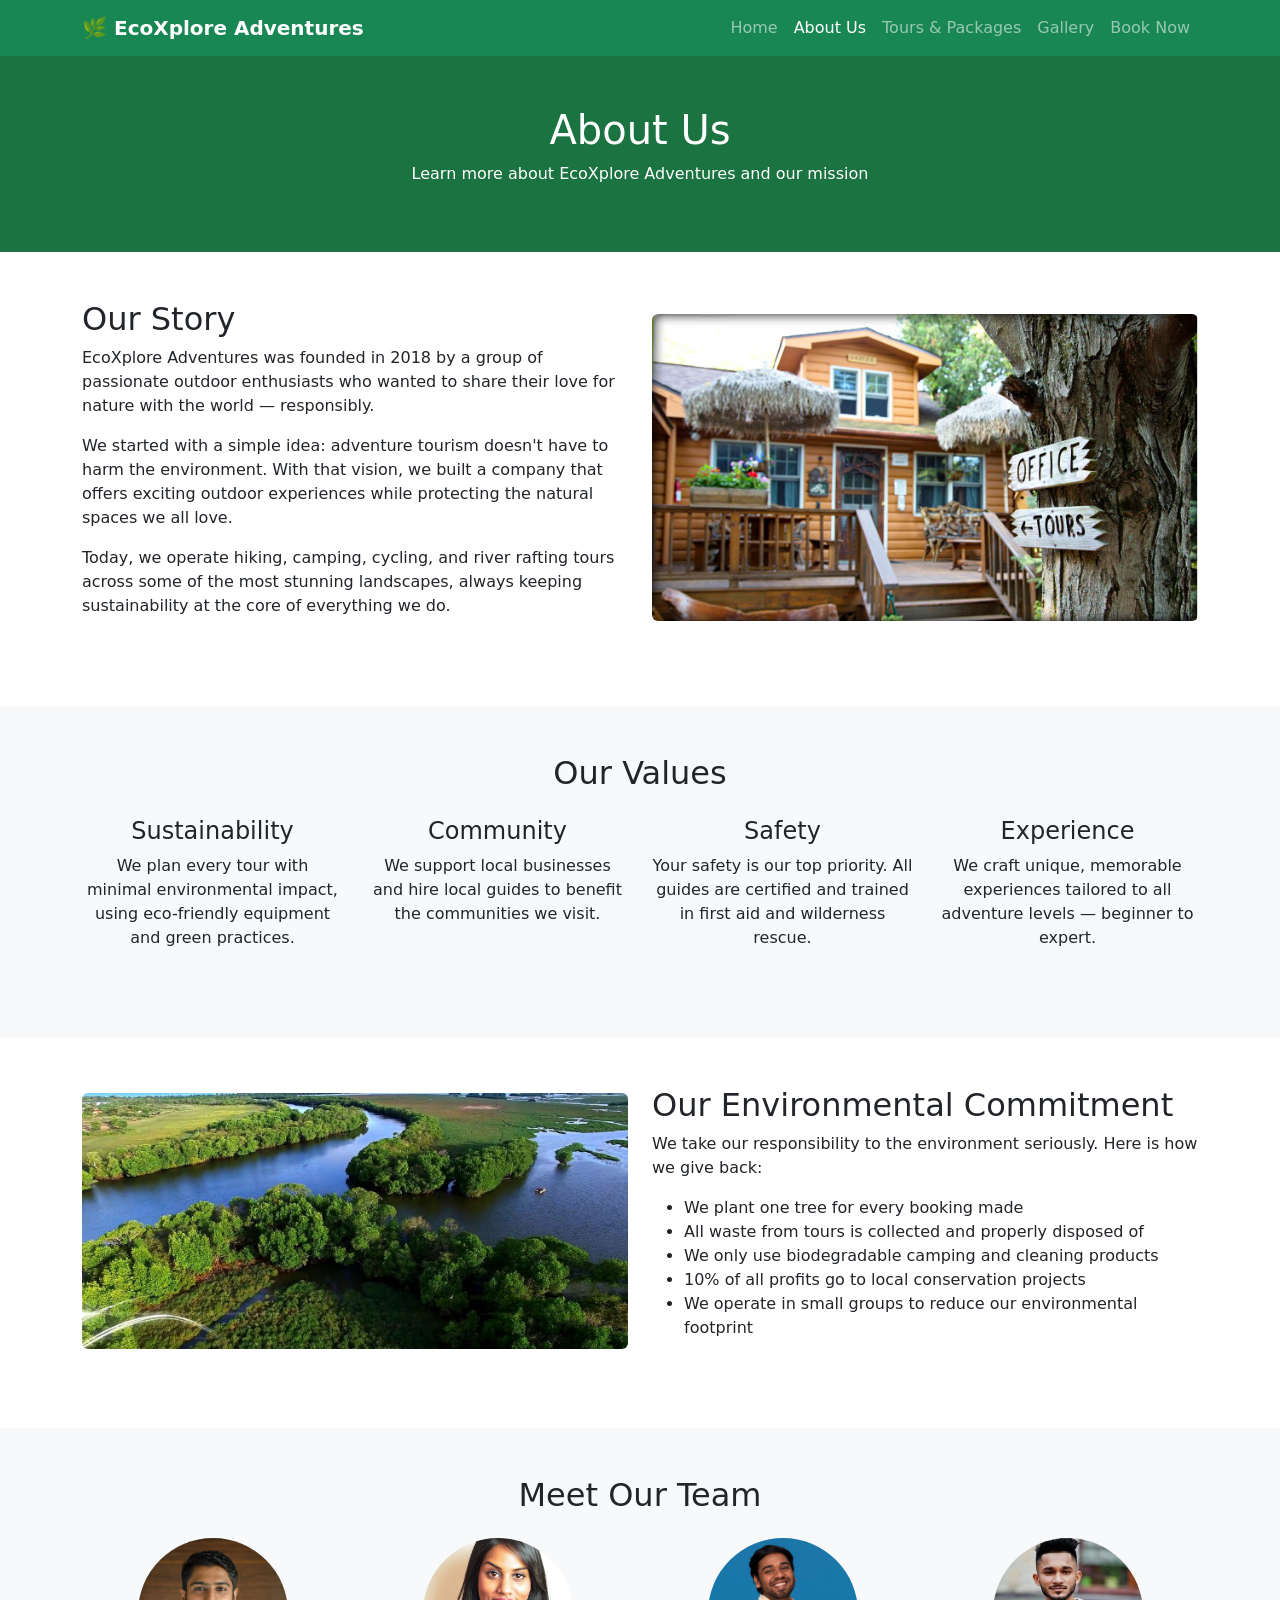
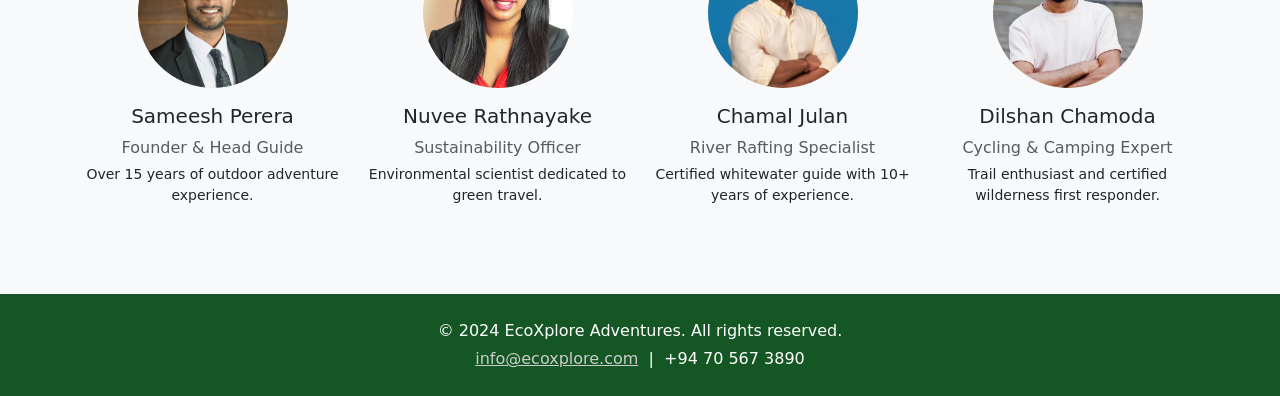
<file: about.html>
<!DOCTYPE html>
<html lang="en">
<head>
    <meta charset="UTF-8">
    <meta name="viewport" content="width=device-width, initial-scale=1.0">
    <title>About Us - EcoXplore Adventures</title>
    <link href="https://cdn.jsdelivr.net/npm/bootstrap@5.3.0/dist/css/bootstrap.min.css" rel="stylesheet">
    <link href="aboutss.css" rel="stylesheet">
</head>
<body>

    <!-- Navigation Bar -->
    <nav class="navbar navbar-expand-lg navbar-dark bg-success">
        <div class="container">
            <a class="navbar-brand fw-bold" href="index.html">🌿 EcoXplore Adventures</a>
            <button class="navbar-toggler" type="button" data-bs-toggle="collapse" data-bs-target="#mainNav" aria-controls="mainNav" aria-expanded="false" aria-label="Toggle navigation">
                <span class="navbar-toggler-icon"></span>
            </button>
            <div class="collapse navbar-collapse" id="mainNav">
                <ul class="navbar-nav ms-auto">
                    <li class="nav-item"><a class="nav-link" href="index.html">Home</a></li>
                    <li class="nav-item"><a class="nav-link active" href="about.html">About Us</a></li>
                    <li class="nav-item"><a class="nav-link" href="tours.html">Tours &amp; Packages</a></li>
                    <li class="nav-item"><a class="nav-link" href="gallery.html">Gallery</a></li>
                    <li class="nav-item"><a class="nav-link" href="booking.html">Book Now</a></li>
                </ul>
            </div>
        </div>
    </nav>

    <!-- Page Header -->
    <div class="page-header">
        <h1>About Us</h1>
        <p>Learn more about EcoXplore Adventures and our mission</p>
    </div>

    <!-- Our Story Section -->
    <div class="container py-5">
        <div class="row align-items-center">

          
            <div class="col-12 col-md-6 mb-4 order-2 order-md-1">
                <h2>Our Story</h2>
                <p>EcoXplore Adventures was founded in 2018 by a group of passionate outdoor enthusiasts who wanted to share their love for nature with the world — responsibly.</p>
                <p>We started with a simple idea: adventure tourism doesn't have to harm the environment. With that vision, we built a company that offers exciting outdoor experiences while protecting the natural spaces we all love.</p>
                <p>Today, we operate hiking, camping, cycling, and river rafting tours across some of the most stunning landscapes, always keeping sustainability at the core of everything we do.</p>
            </div>
            <div class="col-12 col-md-6 mb-4 order-1 order-md-2">
                <img src="aboutUs/video-poster_index.jpg" class="img-fluid rounded w-100" alt="Team in nature">
            </div>

        </div>
    </div>

    <!-- Our Values Section -->
    <div class="bg-light py-5">
        <div class="container">
            <h2 class="text-center mb-4">Our Values</h2>
            <div class="row text-center">

               
                <div class="col-12 col-sm-6 col-md-3 mb-4">
                    <h4> Sustainability</h4>
                    <p>We plan every tour with minimal environmental impact, using eco-friendly equipment and green practices.</p>
                </div>
                <div class="col-12 col-sm-6 col-md-3 mb-4">
                    <h4> Community</h4>
                    <p>We support local businesses and hire local guides to benefit the communities we visit.</p>
                </div>
                <div class="col-12 col-sm-6 col-md-3 mb-4">
                    <h4> Safety</h4>
                    <p>Your safety is our top priority. All guides are certified and trained in first aid and wilderness rescue.</p>
                </div>
                <div class="col-12 col-sm-6 col-md-3 mb-4">
                    <h4> Experience</h4>
                    <p>We craft unique, memorable experiences tailored to all adventure levels — beginner to expert.</p>
                </div>

            </div>
        </div>
    </div>

    <!-- Environmental Commitment Section -->
    <div class="container py-5">
        <div class="row align-items-center">
            <div class="col-12 col-md-6 mb-4">
                <img src="aboutUs/ourValues.jpg" class="img-fluid rounded w-100" alt="Nature conservation">
            </div>
            <div class="col-12 col-md-6 mb-4">
                <h2>Our Environmental Commitment</h2>
                <p>We take our responsibility to the environment seriously. Here is how we give back:</p>
                <ul>
                    <li>We plant one tree for every booking made</li>
                    <li>All waste from tours is collected and properly disposed of</li>
                    <li>We only use biodegradable camping and cleaning products</li>
                    <li>10% of all profits go to local conservation projects</li>
                    <li>We operate in small groups to reduce our environmental footprint</li>
                </ul>
            </div>
        </div>
    </div>

    <!-- Meet the Team Section -->
    <div class="bg-light py-5">
        <div class="container">
            <h2 class="text-center mb-4">Meet Our Team</h2>
            <div class="row text-center">

                
                <div class="col-6 col-md-3 mb-4">
                    <img src="aboutUs/sameera.jpg" class="team-img mb-3" alt="Sameesh Perera">
                    <h5>Sameesh Perera</h5>
                    <p class="text-muted mb-1">Founder &amp; Head Guide</p>
                    <p class="small">Over 15 years of outdoor adventure experience.</p>
                </div>

                <div class="col-6 col-md-3 mb-4">
                    <img src="aboutUs/nuvee.jpg" class="team-img mb-3" alt="Nuvee Rathnayake">
                    <h5>Nuvee Rathnayake</h5>
                    <p class="text-muted mb-1">Sustainability Officer</p>
                    <p class="small">Environmental scientist dedicated to green travel.</p>
                </div>

                <div class="col-6 col-md-3 mb-4">
                    <img src="aboutUs/chamal.png" class="team-img mb-3" alt="Chamal Julan">
                    <h5>Chamal Julan</h5>
                    <p class="text-muted mb-1">River Rafting Specialist</p>
                    <p class="small">Certified whitewater guide with 10+ years of experience.</p>
                </div>

                <div class="col-6 col-md-3 mb-4">
                    <img src="aboutUs/dilshan.jpeg" class="team-img mb-3" alt="Dilshan Chamoda">
                    <h5>Dilshan Chamoda</h5>
                    <p class="text-muted mb-1">Cycling &amp; Camping Expert</p>
                    <p class="small">Trail enthusiast and certified wilderness first responder.</p>
                </div>

            </div>
        </div>
    </div>

    <!-- Footer -->
    <footer>
        <div class="container">
            <p class="mb-1">© 2024 EcoXplore Adventures. All rights reserved.</p>
            <p class="mb-0"> <a href="mailto:info@ecoxplore.com">info@ecoxplore.com</a> &nbsp;|&nbsp;  +94 70 567 3890</p>
        </div>
    </footer>

    <script src="https://cdn.jsdelivr.net/npm/bootstrap@5.3.0/dist/js/bootstrap.bundle.min.js"></script>

</body>
</html>
</file>
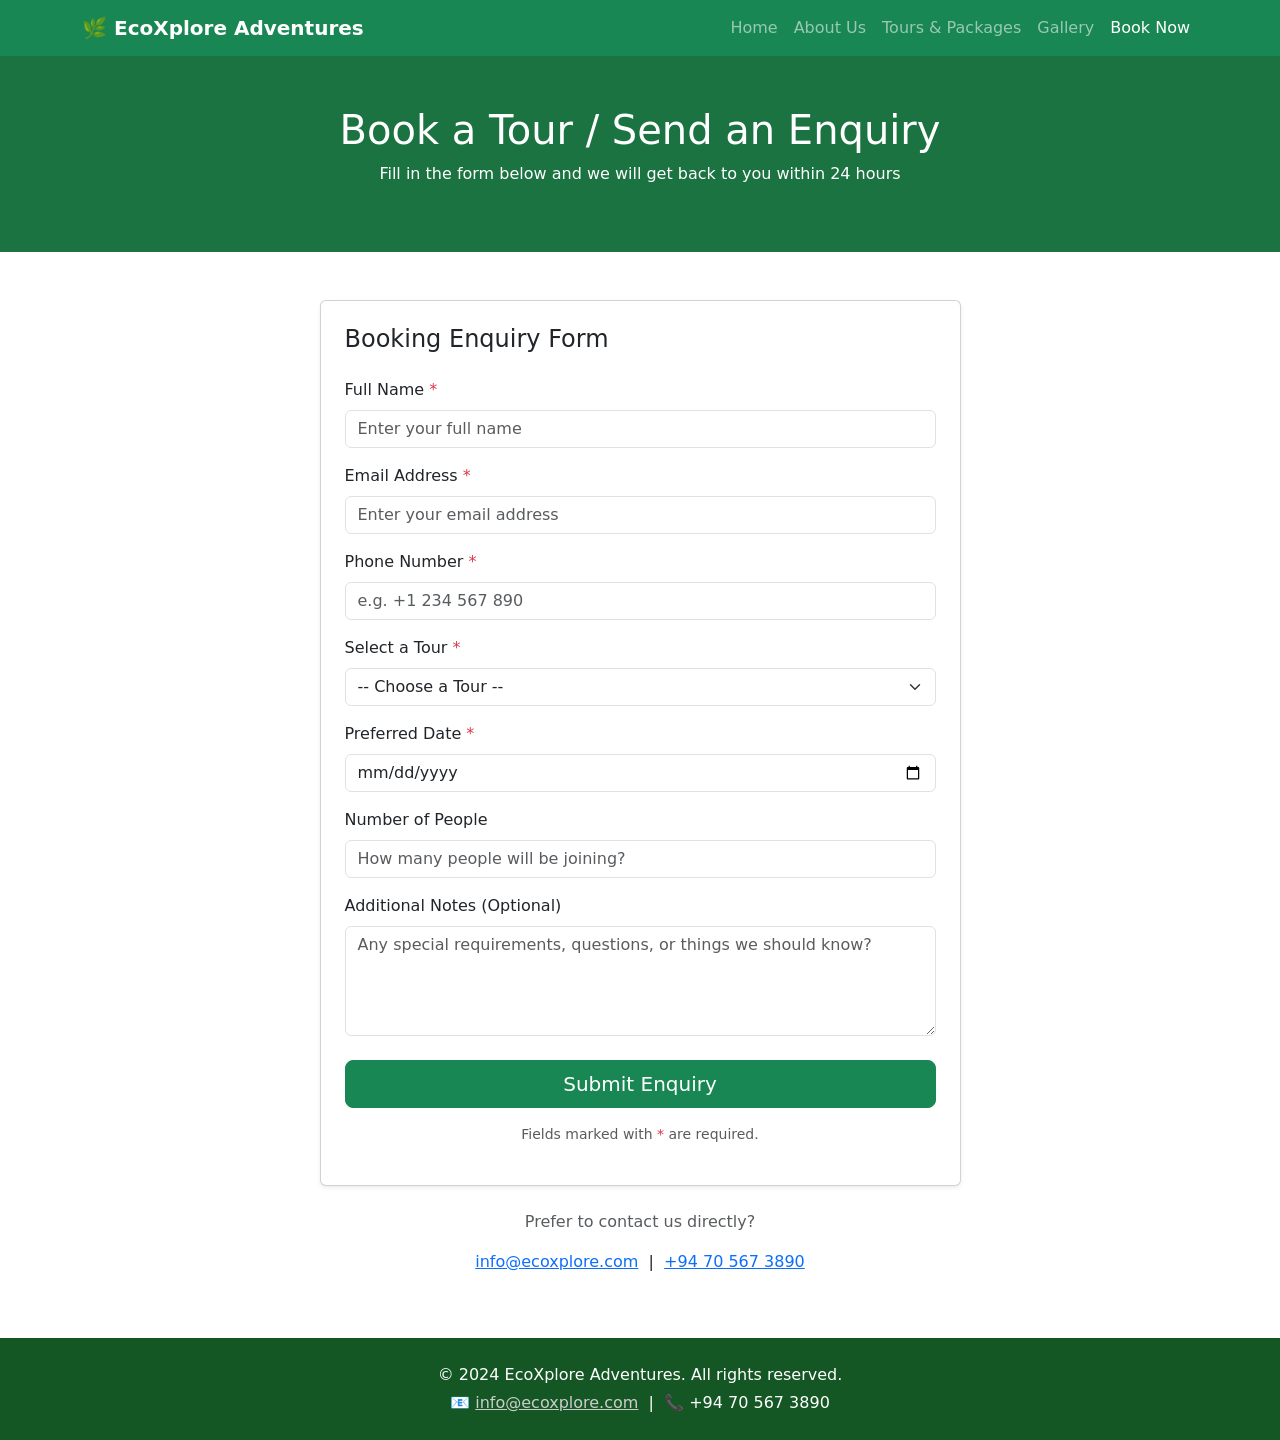
<file: booking.html>
<!DOCTYPE html>
<html lang="en">
<head>
    <meta charset="UTF-8">
    <meta name="viewport" content="width=device-width, initial-scale=1.0">
    <title>Book Now - EcoXplore Adventures</title>
    <link href="https://cdn.jsdelivr.net/npm/bootstrap@5.3.0/dist/css/bootstrap.min.css" rel="stylesheet">
    <link href="bookingss.css" rel="stylesheet">
</head>
<body>

    <!-- Navigation Bar -->
    <nav class="navbar navbar-expand-lg navbar-dark bg-success">
        <div class="container">
            <a class="navbar-brand fw-bold" href="index.html">🌿 EcoXplore Adventures</a>
            <button class="navbar-toggler" type="button" data-bs-toggle="collapse" data-bs-target="#mainNav" aria-controls="mainNav" aria-expanded="false" aria-label="Toggle navigation">
                <span class="navbar-toggler-icon"></span>
            </button>
            <div class="collapse navbar-collapse" id="mainNav">
                <ul class="navbar-nav ms-auto">
                    <li class="nav-item"><a class="nav-link" href="index.html">Home</a></li>
                    <li class="nav-item"><a class="nav-link" href="about.html">About Us</a></li>
                    <li class="nav-item"><a class="nav-link" href="tours.html">Tours &amp; Packages</a></li>
                    <li class="nav-item"><a class="nav-link" href="gallery.html">Gallery</a></li>
                    <li class="nav-item"><a class="nav-link active" href="booking.html">Book Now</a></li>
                </ul>
            </div>
        </div>
    </nav>

    <!-- Page Header -->
    <div class="page-header">
        <h1>Book a Tour / Send an Enquiry</h1>
        <p>Fill in the form below and we will get back to you within 24 hours</p>
    </div>

    <div class="container py-5">
        
        <div class="row justify-content-center">
            <div class="col-12 col-md-8 col-lg-7">

                <!-- Success message (hidden until form is submitted) -->
                <div id="successMessage" class="alert alert-success d-none" role="alert">
                    ✅ Thank you for your enquiry! We will get in touch with you within 24 hours.
                </div>

                <div class="card shadow-sm">
                    <div class="card-body p-4">
                        <h4 class="mb-4">Booking Enquiry Form</h4>

                        <!-- Full Name -->
                        <div class="mb-3">
                            <label for="fullName" class="form-label">Full Name <span class="text-danger">*</span></label>
                            <input type="text" class="form-control" id="fullName" placeholder="Enter your full name" autocomplete="name">
                            <div class="text-danger small d-none" id="nameError">Please enter your full name.</div>
                        </div>

                        <!-- Email -->
                        <div class="mb-3">
                            <label for="email" class="form-label">Email Address <span class="text-danger">*</span></label>
                            <!--
                                type="email" triggers the correct keyboard on mobile
                            -->
                            <input type="email" class="form-control" id="email" placeholder="Enter your email address" autocomplete="email">
                            <div class="text-danger small d-none" id="emailError">Please enter a valid email address.</div>
                        </div>

                        <!-- Phone -->
                        <div class="mb-3">
                            <label for="phone" class="form-label">Phone Number <span class="text-danger">*</span></label>
                            <!--
                                "tel" triggers the number pad keyboard on mobile.
                            -->
                            <input type="tel" class="form-control" id="phone" placeholder="e.g. +1 234 567 890" autocomplete="tel">
                            <div class="text-danger small d-none" id="phoneError">Please enter a valid phone number (at least 7 digits).</div>
                        </div>

                        <!-- Tour Selection -->
                        <div class="mb-3">
                            <label for="tourSelect" class="form-label">Select a Tour <span class="text-danger">*</span></label>
                            <select class="form-select" id="tourSelect">
                                <option value="">-- Choose a Tour --</option>
                                <option value="hiking">Mountain Hiking Tour – From $299/person</option>
                                <option value="camping">Eco Camping Experience – From $349/person</option>
                                <option value="cycling">Cycling Adventure – From $199/person</option>
                                <option value="rafting">River Rafting Tour – From $149/person</option>
                            </select>
                            <div class="text-danger small d-none" id="tourError">Please select a tour.</div>
                        </div>

                        <!-- Preferred Date -->
                        <div class="mb-3">
                            <label for="tourDate" class="form-label">Preferred Date <span class="text-danger">*</span></label>
                            <!--
                               "date" shows a native date picker on both
                                mobile and desktop — no extra library needed.
                            -->
                            <input type="date" class="form-control" id="tourDate">
                            <div class="text-danger small d-none" id="dateError">Please select a date that is today or in the future.</div>
                        </div>

                        <!-- Number of People -->
                        <div class="mb-3">
                            <label for="groupSize" class="form-label">Number of People</label>
                            <!--
                               "number" with "numeric" ensures
                                the numeric keyboard appears on mobile.
                            -->
                            <input type="number" class="form-control" id="groupSize" min="1" max="20" placeholder="How many people will be joining?" inputmode="numeric">
                        </div>

                        <!-- Additional Notes -->
                        <div class="mb-4">
                            <label for="notes" class="form-label">Additional Notes (Optional)</label>
                            <textarea class="form-control" id="notes" rows="4" placeholder="Any special requirements, questions, or things we should know?"></textarea>
                        </div>

                        <!-- Submit Button — w-100 makes it full width on all screens -->
                        <button class="btn btn-success btn-lg w-100" onclick="submitForm()">Submit Enquiry</button>

                        <p class="text-muted small mt-3 text-center">Fields marked with <span class="text-danger">*</span> are required.</p>
                    </div>
                </div>

                <!-- Direct contact info below the form -->
                <div class="mt-4 text-center">
                    <p class="text-muted">Prefer to contact us directly?</p>
                    <p> <a href="mailto:info@ecoxplore.com">info@ecoxplore.com</a> &nbsp;|&nbsp;  <a href="tel:+94705673890">+94 70 567 3890</a></p>
                </div>

            </div>
        </div>
    </div>

    <!-- Footer -->
    <footer>
        <div class="container">
            <p class="mb-1">© 2024 EcoXplore Adventures. All rights reserved.</p>
            <p class="mb-0">📧 <a href="mailto:info@ecoxplore.com">info@ecoxplore.com</a> &nbsp;|&nbsp; 📞 +94 70 567 3890</p>
        </div>
    </footer>

    <script src="https://cdn.jsdelivr.net/npm/bootstrap@5.3.0/dist/js/bootstrap.bundle.min.js"></script>
    <script src="booking.js"></script>

</body>
</html>
</file>
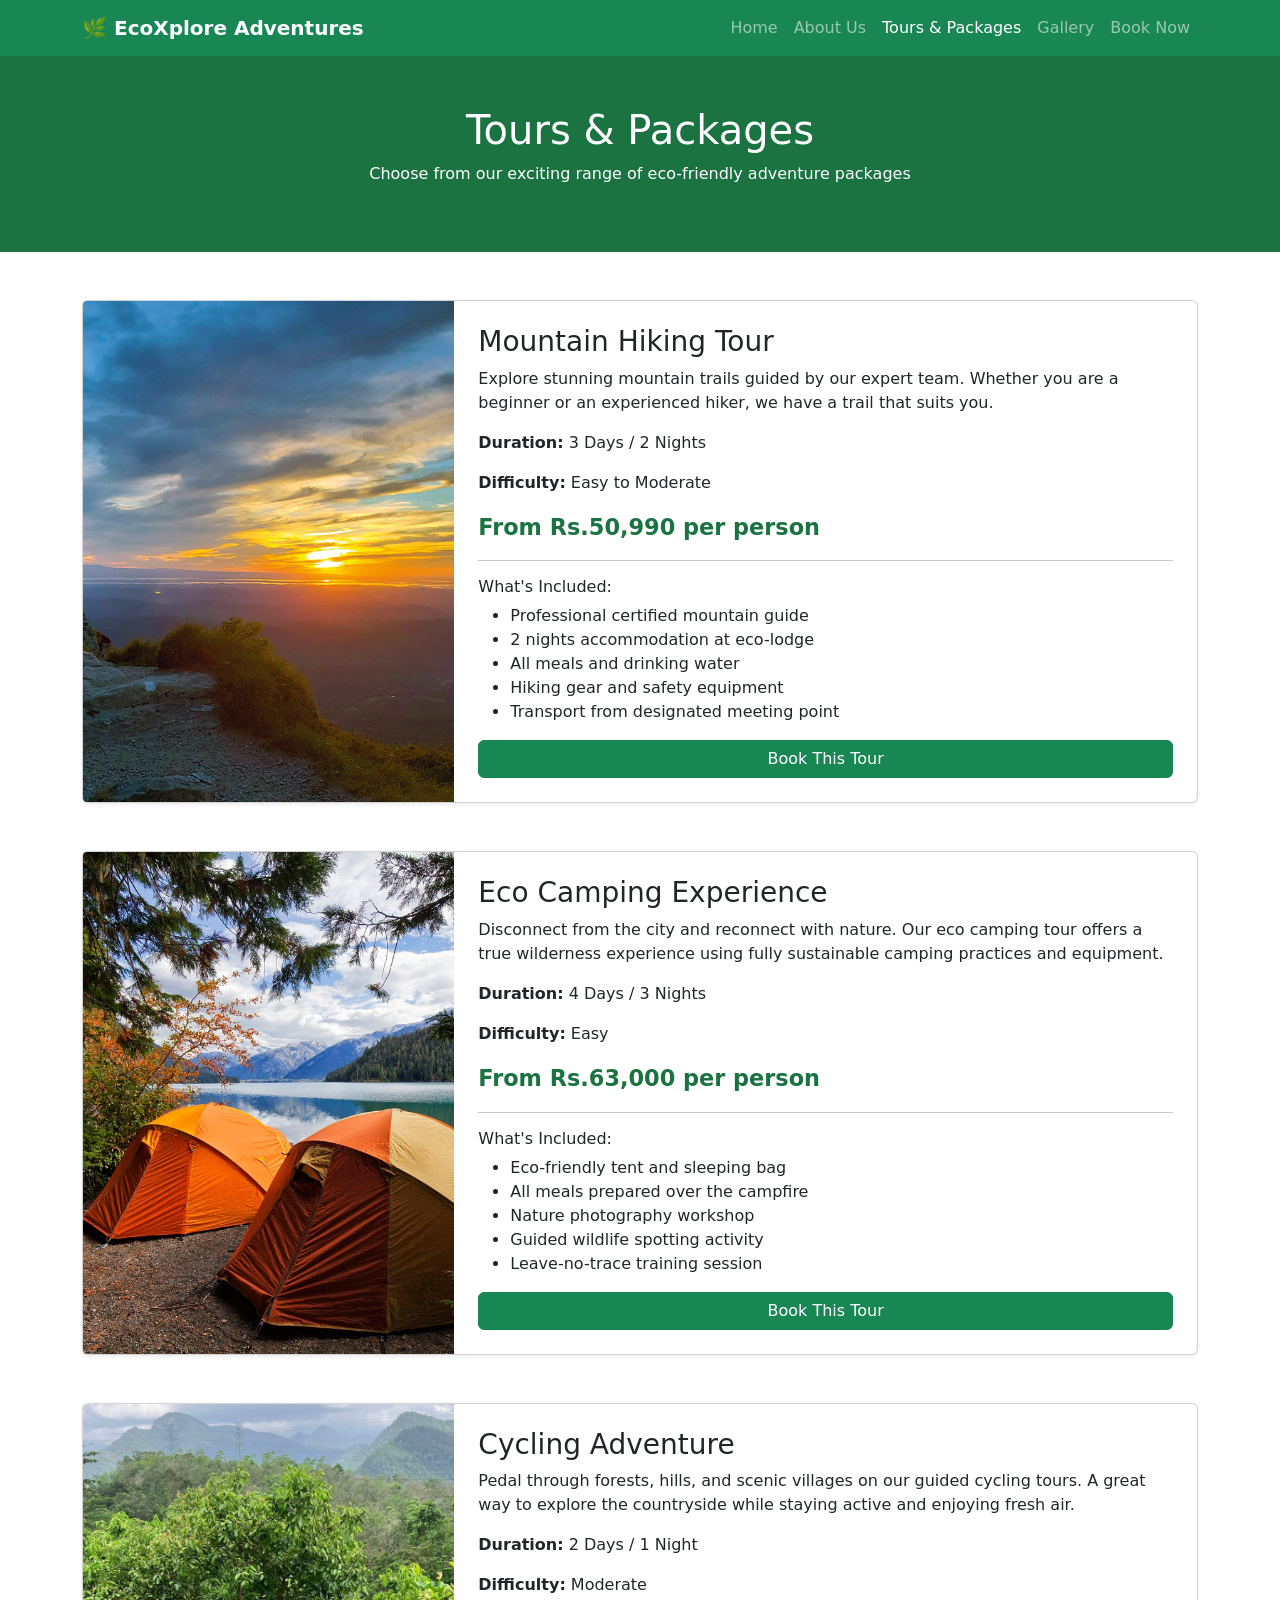
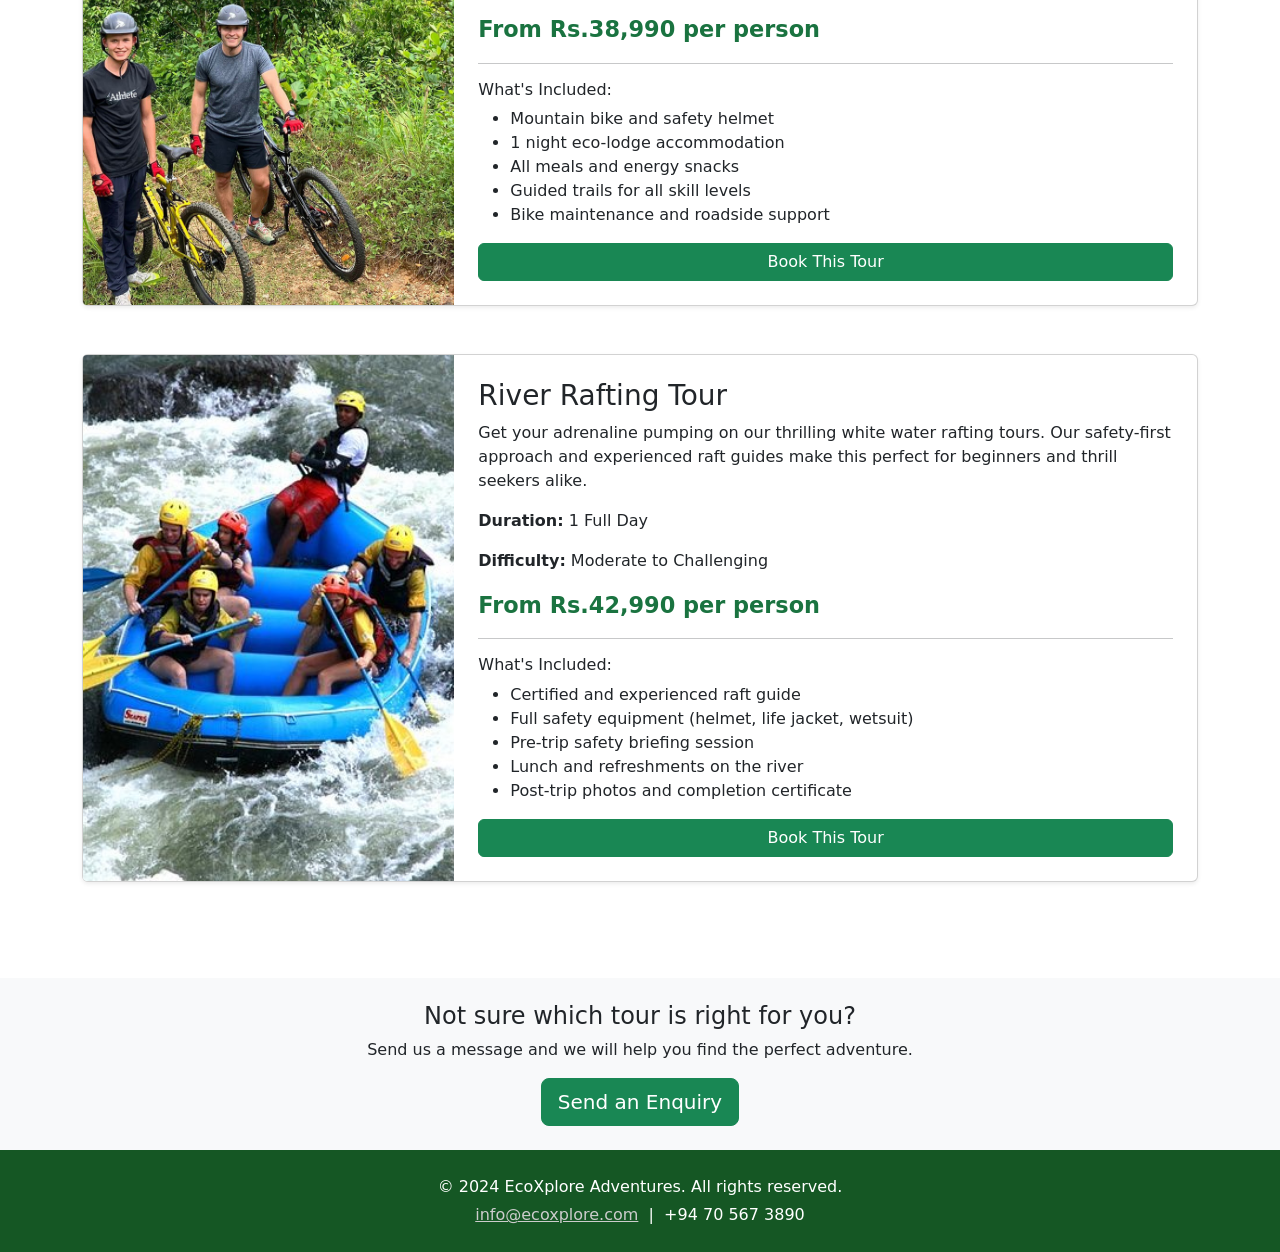
<file: tours.html>
<!DOCTYPE html>
<html lang="en">
<head>
    <meta charset="UTF-8">
    <meta name="viewport" content="width=device-width, initial-scale=1.0">
    <title>Tours &amp; Packages - EcoXplore Adventures</title>
    <link href="https://cdn.jsdelivr.net/npm/bootstrap@5.3.0/dist/css/bootstrap.min.css" rel="stylesheet">
    <link href="toursss.css" rel="stylesheet">
</head>
<body>

    <!-- Navigation Bar -->
    <nav class="navbar navbar-expand-lg navbar-dark bg-success">
        <div class="container">
            <a class="navbar-brand fw-bold" href="index.html">🌿 EcoXplore Adventures</a>
            <button class="navbar-toggler" type="button" data-bs-toggle="collapse" data-bs-target="#mainNav" aria-controls="mainNav" aria-expanded="false" aria-label="Toggle navigation">
                <span class="navbar-toggler-icon"></span>
            </button>
            <div class="collapse navbar-collapse" id="mainNav">
                <ul class="navbar-nav ms-auto">
                    <li class="nav-item"><a class="nav-link" href="index.html">Home</a></li>
                    <li class="nav-item"><a class="nav-link" href="about.html">About Us</a></li>
                    <li class="nav-item"><a class="nav-link active" href="tours.html">Tours &amp; Packages</a></li>
                    <li class="nav-item"><a class="nav-link" href="gallery.html">Gallery</a></li>
                    <li class="nav-item"><a class="nav-link" href="booking.html">Book Now</a></li>
                </ul>
            </div>
        </div>
    </nav>

    <!-- Page Header -->
    <div class="page-header">
        <h1>Tours &amp; Packages</h1>
        <p>Choose from our exciting range of eco-friendly adventure packages</p>
    </div>

    <div class="container py-5">

        <!-- Tour 1: Mountain Hiking -->
        <div class="card mb-5 shadow-sm">
            
            <div class="row g-0">
                <div class="col-12 col-md-4">
                    <img src="tours/mountainHiking.jpg" class="tour-card-img" alt="Mountain Hiking Tour">
                </div>
                <div class="col-12 col-md-8">
                    <div class="card-body p-3 p-md-4">
                        <h3 class="card-title"> Mountain Hiking Tour</h3>
                        <p class="card-text">Explore stunning mountain trails guided by our expert team. Whether you are a beginner or an experienced hiker, we have a trail that suits you.</p>
                        <p><strong>Duration:</strong> 3 Days / 2 Nights</p>
                        <p><strong>Difficulty:</strong> Easy to Moderate</p>
                        <p class="price-tag">From Rs.50,990 per person</p>
                        <hr>
                        <h6>What's Included:</h6>
                        <ul>
                            <li>Professional certified mountain guide</li>
                            <li>2 nights accommodation at eco-lodge</li>
                            <li>All meals and drinking water</li>
                            <li>Hiking gear and safety equipment</li>
                            <li>Transport from designated meeting point</li>
                        </ul>
                        <a href="booking.html" class="btn btn-success w-100 w-md-auto">Book This Tour</a>
                    </div>
                </div>
            </div>
        </div>

        <!-- Tour 2: Eco Camping -->
        <div class="card mb-5 shadow-sm">
            <div class="row g-0">
                <div class="col-12 col-md-4">
                    <img src="tours/camping.jpg" class="tour-card-img" alt="Eco Camping Tour">
                </div>
                <div class="col-12 col-md-8">
                    <div class="card-body p-3 p-md-4">
                        <h3 class="card-title"> Eco Camping Experience</h3>
                        <p class="card-text">Disconnect from the city and reconnect with nature. Our eco camping tour offers a true wilderness experience using fully sustainable camping practices and equipment.</p>
                        <p><strong>Duration:</strong> 4 Days / 3 Nights</p>
                        <p><strong>Difficulty:</strong> Easy</p>
                        <p class="price-tag">From Rs.63,000 per person</p>
                        <hr>
                        <h6>What's Included:</h6>
                        <ul>
                            <li>Eco-friendly tent and sleeping bag</li>
                            <li>All meals prepared over the campfire</li>
                            <li>Nature photography workshop</li>
                            <li>Guided wildlife spotting activity</li>
                            <li>Leave-no-trace training session</li>
                        </ul>
                        <a href="booking.html" class="btn btn-success w-100 w-md-auto">Book This Tour</a>
                    </div>
                </div>
            </div>
        </div>

        <!-- Tour 3: Cycling Adventure -->
        <div class="card mb-5 shadow-sm">
            <div class="row g-0">
                <div class="col-12 col-md-4">
                    <img src="tours/cycling.jpg" class="tour-card-img" alt="Cycling Adventure Tour">
                </div>
                <div class="col-12 col-md-8">
                    <div class="card-body p-3 p-md-4">
                        <h3 class="card-title"> Cycling Adventure</h3>
                        <p class="card-text">Pedal through forests, hills, and scenic villages on our guided cycling tours. A great way to explore the countryside while staying active and enjoying fresh air.</p>
                        <p><strong>Duration:</strong> 2 Days / 1 Night</p>
                        <p><strong>Difficulty:</strong> Moderate</p>
                        <p class="price-tag">From Rs.38,990 per person</p>
                        <hr>
                        <h6>What's Included:</h6>
                        <ul>
                            <li>Mountain bike and safety helmet</li>
                            <li>1 night eco-lodge accommodation</li>
                            <li>All meals and energy snacks</li>
                            <li>Guided trails for all skill levels</li>
                            <li>Bike maintenance and roadside support</li>
                        </ul>
                        <a href="booking.html" class="btn btn-success w-100 w-md-auto">Book This Tour</a>
                    </div>
                </div>
            </div>
        </div>

        <!-- Tour 4: River Rafting -->
        <div class="card mb-5 shadow-sm">
            <div class="row g-0">
                <div class="col-12 col-md-4">
                    <img src="tours/rafting.jpg" class="tour-card-img" alt="River Rafting Tour">
                </div>
                <div class="col-12 col-md-8">
                    <div class="card-body p-3 p-md-4">
                        <h3 class="card-title"> River Rafting Tour</h3>
                        <p class="card-text">Get your adrenaline pumping on our thrilling white water rafting tours. Our safety-first approach and experienced raft guides make this perfect for beginners and thrill seekers alike.</p>
                        <p><strong>Duration:</strong> 1 Full Day</p>
                        <p><strong>Difficulty:</strong> Moderate to Challenging</p>
                        <p class="price-tag">From Rs.42,990 per person</p>
                        <hr>
                        <h6>What's Included:</h6>
                        <ul>
                            <li>Certified and experienced raft guide</li>
                            <li>Full safety equipment (helmet, life jacket, wetsuit)</li>
                            <li>Pre-trip safety briefing session</li>
                            <li>Lunch and refreshments on the river</li>
                            <li>Post-trip photos and completion certificate</li>
                        </ul>
                        <a href="booking.html" class="btn btn-success w-100 w-md-auto">Book This Tour</a>
                    </div>
                </div>
            </div>
        </div>

    </div>

    <!-- CTA Section -->
    <div class="bg-light py-4 text-center px-3">
        <div class="container">
            <h4>Not sure which tour is right for you?</h4>
            <p>Send us a message and we will help you find the perfect adventure.</p>
            <a href="booking.html" class="btn btn-success btn-lg">Send an Enquiry</a>
        </div>
    </div>

    <!-- Footer -->
    <footer>
        <div class="container">
            <p class="mb-1">© 2024 EcoXplore Adventures. All rights reserved.</p>
            <p class="mb-0"> <a href="mailto:info@ecoxplore.com">info@ecoxplore.com</a> &nbsp;|&nbsp;  +94 70 567 3890</p>
        </div>
    </footer>

    <script src="https://cdn.jsdelivr.net/npm/bootstrap@5.3.0/dist/js/bootstrap.bundle.min.js"></script>

</body>
</html>
</file>
<file: aboutss.css>
/* ── Page Header ── */
        .page-header {
            background-color: #1a7340;
            color: white;
            padding: 50px 20px;
            text-align: center;
        }

        /* ── Team member image ── */
        .team-img {
            width: 150px;
            height: 150px;
            object-fit: cover;
            border-radius: 50%;
        }

        /* ── Footer ── */
        footer {
            background-color: #155724;
            color: white;
            padding: 25px 15px;
            text-align: center;
        }
        footer a {
            color: #cccccc;
        }

        /* ── Mobile Styles ── */
        @media (max-width: 576px) {

            /* Smaller header on mobile */
            .page-header {
                padding: 35px 15px;
            }
            .page-header h1 {
                font-size: 1.75rem;
            }
            .page-header p {
                font-size: 0.95rem;
            }

            
            .team-img {
                width: 120px;
                height: 120px;
            }

            footer {
                font-size: 0.9rem;
            }
        }
</file>
<file: bookingss.css>
/* ── Page Header ── */
        .page-header {
            background-color: #1a7340;
            color: white;
            padding: 50px 20px;
            text-align: center;
        }

        /* ── Footer ── */
        footer {
            background-color: #155724;
            color: white;
            padding: 25px 15px;
            text-align: center;
        }
        footer a {
            color: #cccccc;
        }

        @media (max-width: 576px) {

            .page-header {
                padding: 35px 15px;
            }
            .page-header h1 {
                font-size: 1.75rem;
            }
            .page-header p {
                font-size: 0.95rem;
            }

           .card-body {
                padding: 1rem !important;
            }

            footer {
                font-size: 0.9rem;
            }
        }
</file>
<file: toursss.css>
/* ── Page Header ── */
        .page-header {
            background-color: #1a7340;
            color: white;
            padding: 50px 20px;
            text-align: center;
        }

        /* ── Price tag ── */
        .price-tag {
            font-size: 1.4rem;
            font-weight: bold;
            color: #1a7340;
        }

        /* ── Tour card image ── */
        .tour-card-img {
            width: 100%;
            height: 100%;
            object-fit: cover;
            border-radius: 4px 0 0 4px;
        }

        /* ── Footer ── */
        footer {
            background-color: #155724;
            color: white;
            padding: 25px 15px;
            text-align: center;
        }
        footer a {
            color: #cccccc;
        }

        @media (max-width: 767px) {

            .page-header {
                padding: 35px 15px;
            }
            .page-header h1 {
                font-size: 1.75rem;
            }

            .tour-card-img {
                max-height: 220px;
                border-radius: 4px 4px 0 0;
            }

            .price-tag {
                font-size: 1.2rem;
            }

            footer {
                font-size: 0.9rem;
            }
        }
</file>
